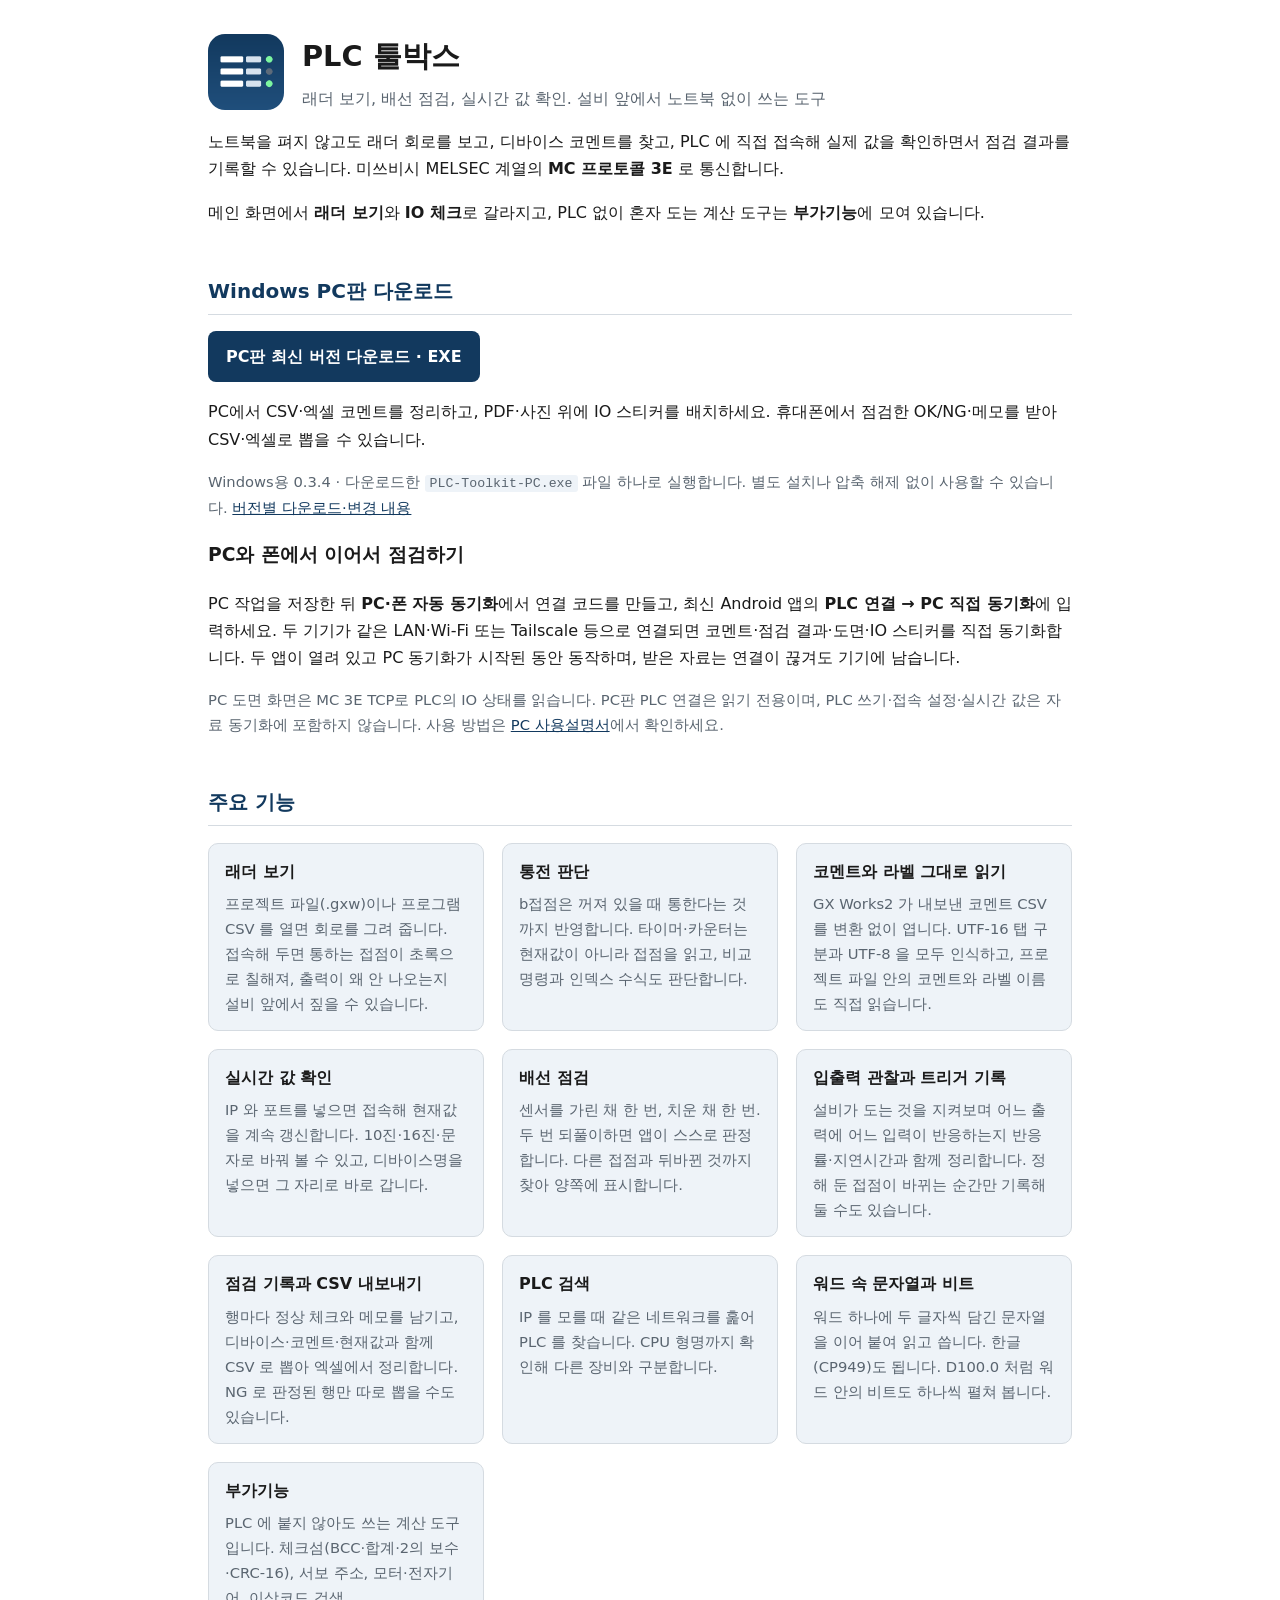
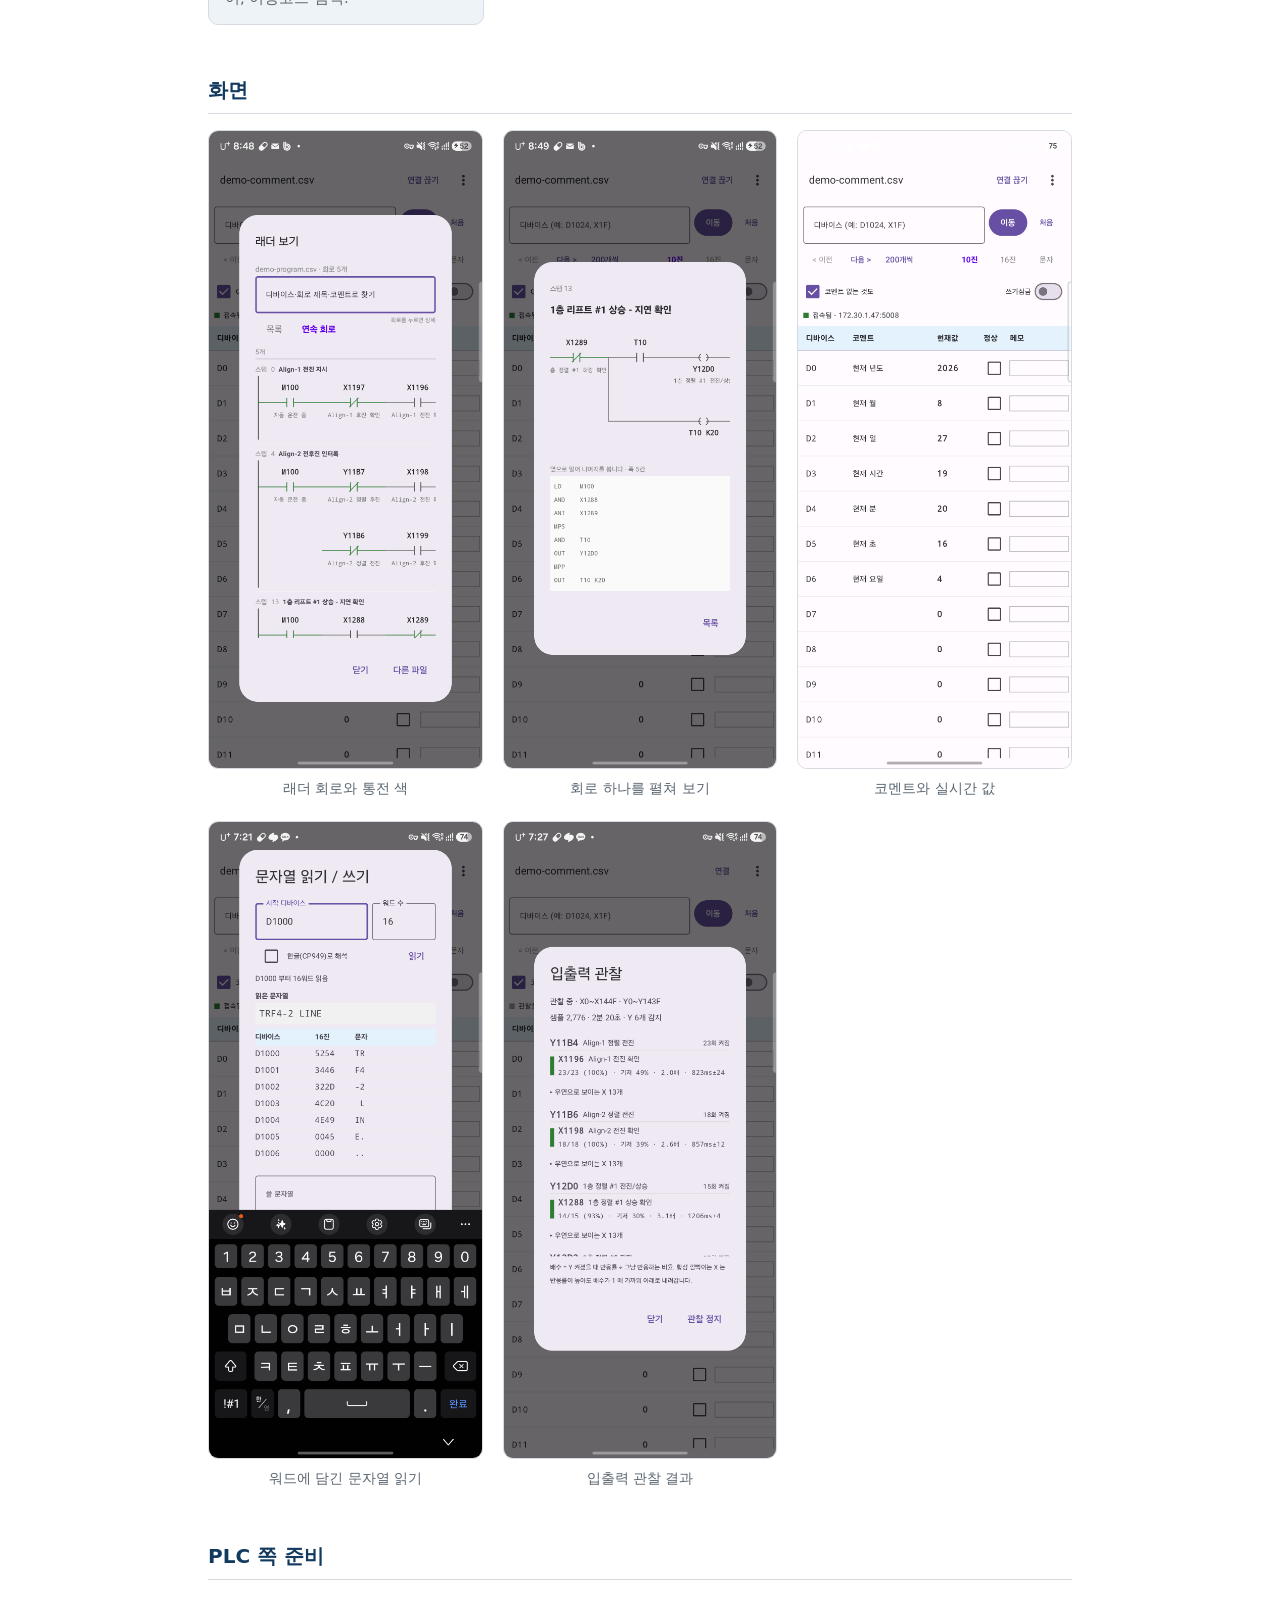
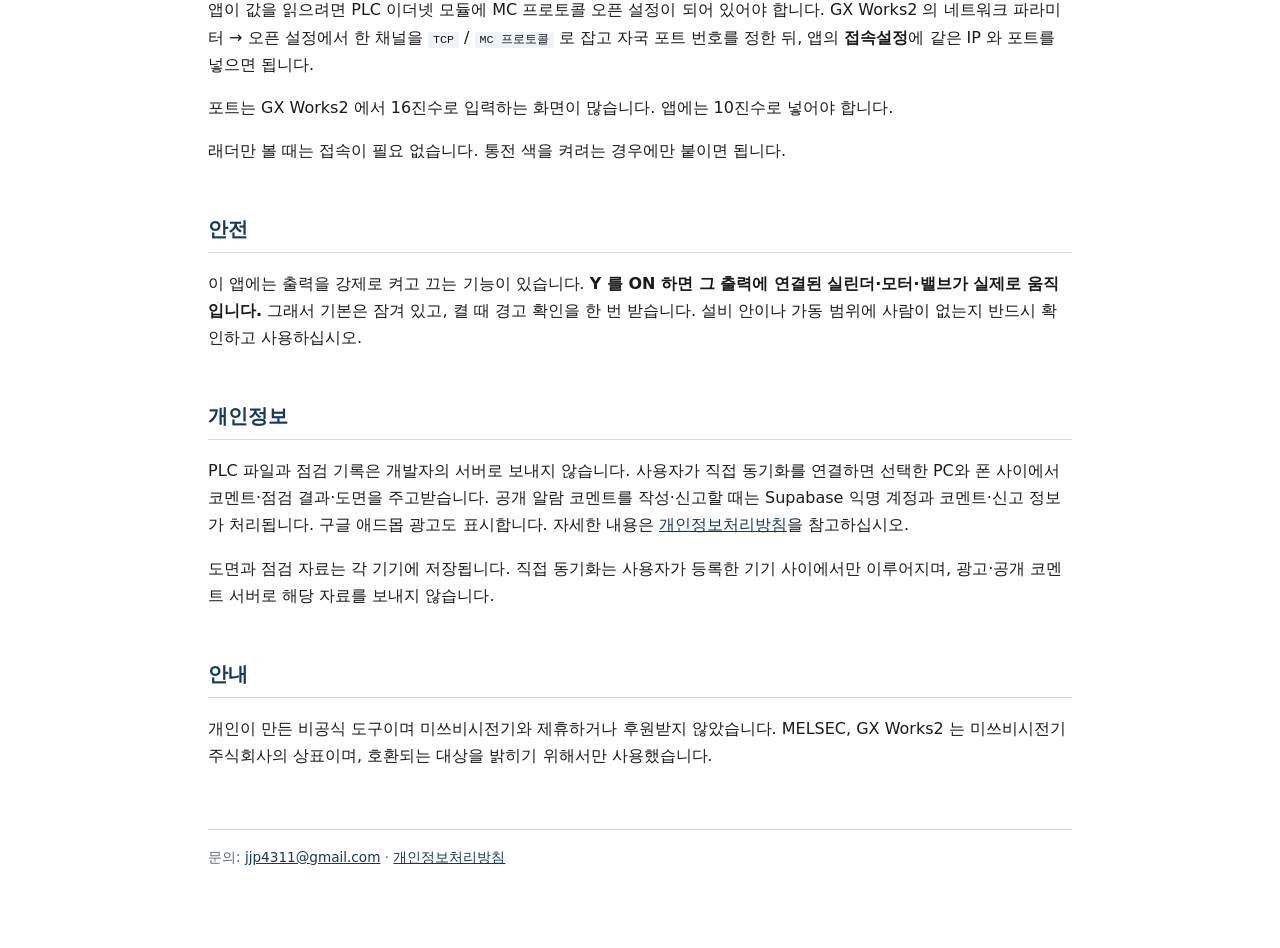
<file: index.html>
<!DOCTYPE html>
<html lang="ko">
<head>
<meta charset="utf-8">
<meta name="viewport" content="width=device-width, initial-scale=1">
<title>PLC 툴박스</title>
<meta name="description" content="래더 회로를 보고 배선을 점검하고 PLC 값을 확인하는, 현장용 미쓰비시 PLC 정비 도구.">
<style>
  :root { --bg:#fff; --fg:#1a1a1a; --accent:#12395e; --line:#d5dbe1; --soft:#eef3f8; --muted:#5a6570; }
  @media (prefers-color-scheme: dark) {
    :root { --bg:#14171a; --fg:#e6e6e6; --accent:#8ec5ff; --line:#2c343b; --soft:#1e2429; --muted:#9aa5b0; }
  }
  * { box-sizing: border-box; }
  body { font-family: system-ui, -apple-system, "Malgun Gothic", sans-serif; line-height: 1.7;
         max-width: 900px; margin: 0 auto; padding: 32px 18px 80px; color: var(--fg); background: var(--bg); }
  header { display: flex; align-items: center; gap: 18px; margin-bottom: 8px; }
  header img { width: 76px; height: 76px; border-radius: 17px; }
  h1 { font-size: 1.8rem; margin: 0; }
  .sub { color: var(--muted); margin: 4px 0 0; }
  h2 { font-size: 1.25rem; margin-top: 2.4em; color: var(--accent);
       border-bottom: 1px solid var(--line); padding-bottom: 6px; }
  a { color: var(--accent); }
  .download { display: inline-block; padding: 12px 18px; border-radius: 8px; background: var(--accent); color: var(--bg); font-weight: 700; text-decoration: none; }
  .download:focus-visible { outline: 3px solid var(--accent); outline-offset: 4px; }
  .download-note { color: var(--muted); font-size: .92rem; }
  .feat { display: grid; grid-template-columns: repeat(auto-fit, minmax(260px, 1fr)); gap: 18px; margin-top: 1em; }
  .card { border: 1px solid var(--line); border-radius: 10px; padding: 14px 16px; background: var(--soft); }
  .card h3 { margin: 0 0 6px; font-size: 1rem; }
  .card p { margin: 0; font-size: .92rem; color: var(--muted); }
  .shots { display: grid; grid-template-columns: repeat(auto-fit, minmax(220px, 1fr)); gap: 20px; margin-top: 1em; }
  .shot img { width: 100%; border: 1px solid var(--line); border-radius: 10px; display: block; }
  .shot p { text-align: center; font-size: .88rem; color: var(--muted); margin: 8px 0 0; }
  table { border-collapse: collapse; width: 100%; margin: 1em 0; }
  th, td { border: 1px solid var(--line); padding: 8px 10px; text-align: left; font-size: .95rem; }
  th { background: var(--soft); }
  code { background: var(--soft); padding: 1px 5px; border-radius: 3px; font-size: .9em; }
  footer { margin-top: 60px; padding-top: 16px; border-top: 1px solid var(--line); font-size: .85rem; color: var(--muted); }
</style>
</head>
<body>

<header>
  <img src="img/icon.png" alt="앱 아이콘">
  <div>
    <h1>PLC 툴박스</h1>
    <p class="sub">래더 보기, 배선 점검, 실시간 값 확인. 설비 앞에서 노트북 없이 쓰는 도구</p>
  </div>
</header>

<p>
노트북을 펴지 않고도 래더 회로를 보고, 디바이스 코멘트를 찾고, PLC 에 직접 접속해 실제 값을
확인하면서 점검 결과를 기록할 수 있습니다. 미쓰비시 MELSEC 계열의
<strong>MC 프로토콜 3E</strong> 로 통신합니다.
</p>

<p>
메인 화면에서 <strong>래더 보기</strong>와 <strong>IO 체크</strong>로 갈라지고,
PLC 없이 혼자 도는 계산 도구는 <strong>부가기능</strong>에 모여 있습니다.
</p>

<section aria-labelledby="pc-download">
<h2 id="pc-download">Windows PC판 다운로드</h2>
<p><a class="download" href="https://github.com/Winsh-PEN/plcviewer-privacy/releases/latest/download/PLC-Toolkit-PC.exe">PC판 최신 버전 다운로드 · EXE</a></p>
<p>PC에서 CSV·엑셀 코멘트를 정리하고, PDF·사진 위에 IO 스티커를 배치하세요. 휴대폰에서 점검한 OK/NG·메모를 받아 CSV·엑셀로 뽑을 수 있습니다.</p>
<p class="download-note">Windows용 0.3.4 · 다운로드한 <code>PLC-Toolkit-PC.exe</code> 파일 하나로 실행합니다. 별도 설치나 압축 해제 없이 사용할 수 있습니다. <a href="https://github.com/Winsh-PEN/plcviewer-privacy/releases">버전별 다운로드·변경 내용</a></p>
<h3>PC와 폰에서 이어서 점검하기</h3>
<p>PC 작업을 저장한 뒤 <strong>PC·폰 자동 동기화</strong>에서 연결 코드를 만들고, 최신 Android 앱의 <strong>PLC 연결 → PC 직접 동기화</strong>에 입력하세요. 두 기기가 같은 LAN·Wi-Fi 또는 Tailscale 등으로 연결되면 코멘트·점검 결과·도면·IO 스티커를 직접 동기화합니다. 두 앱이 열려 있고 PC 동기화가 시작된 동안 동작하며, 받은 자료는 연결이 끊겨도 기기에 남습니다.</p>
<p class="download-note">PC 도면 화면은 MC 3E TCP로 PLC의 IO 상태를 읽습니다. PC판 PLC 연결은 읽기 전용이며, PLC 쓰기·접속 설정·실시간 값은 자료 동기화에 포함하지 않습니다. 사용 방법은 <a href="pc-guide.html">PC 사용설명서</a>에서 확인하세요.</p>
</section>

<h2>주요 기능</h2>
<div class="feat">
  <div class="card">
    <h3>래더 보기</h3>
    <p>프로젝트 파일(.gxw)이나 프로그램 CSV 를 열면 회로를 그려 줍니다. 접속해 두면 통하는 접점이 초록으로 칠해져, 출력이 왜 안 나오는지 설비 앞에서 짚을 수 있습니다.</p>
  </div>
  <div class="card">
    <h3>통전 판단</h3>
    <p>b접점은 꺼져 있을 때 통한다는 것까지 반영합니다. 타이머·카운터는 현재값이 아니라 접점을 읽고, 비교 명령과 인덱스 수식도 판단합니다.</p>
  </div>
  <div class="card">
    <h3>코멘트와 라벨 그대로 읽기</h3>
    <p>GX Works2 가 내보낸 코멘트 CSV 를 변환 없이 엽니다. UTF-16 탭 구분과 UTF-8 을 모두 인식하고, 프로젝트 파일 안의 코멘트와 라벨 이름도 직접 읽습니다.</p>
  </div>
  <div class="card">
    <h3>실시간 값 확인</h3>
    <p>IP 와 포트를 넣으면 접속해 현재값을 계속 갱신합니다. 10진·16진·문자로 바꿔 볼 수 있고, 디바이스명을 넣으면 그 자리로 바로 갑니다.</p>
  </div>
  <div class="card">
    <h3>배선 점검</h3>
    <p>센서를 가린 채 한 번, 치운 채 한 번. 두 번 되풀이하면 앱이 스스로 판정합니다. 다른 접점과 뒤바뀐 것까지 찾아 양쪽에 표시합니다.</p>
  </div>
  <div class="card">
    <h3>입출력 관찰과 트리거 기록</h3>
    <p>설비가 도는 것을 지켜보며 어느 출력에 어느 입력이 반응하는지 반응률·지연시간과 함께 정리합니다. 정해 둔 접점이 바뀌는 순간만 기록해 둘 수도 있습니다.</p>
  </div>
  <div class="card">
    <h3>점검 기록과 CSV 내보내기</h3>
    <p>행마다 정상 체크와 메모를 남기고, 디바이스·코멘트·현재값과 함께 CSV 로 뽑아 엑셀에서 정리합니다. NG 로 판정된 행만 따로 뽑을 수도 있습니다.</p>
  </div>
  <div class="card">
    <h3>PLC 검색</h3>
    <p>IP 를 모를 때 같은 네트워크를 훑어 PLC 를 찾습니다. CPU 형명까지 확인해 다른 장비와 구분합니다.</p>
  </div>
  <div class="card">
    <h3>워드 속 문자열과 비트</h3>
    <p>워드 하나에 두 글자씩 담긴 문자열을 이어 붙여 읽고 씁니다. 한글(CP949)도 됩니다. D100.0 처럼 워드 안의 비트도 하나씩 펼쳐 봅니다.</p>
  </div>
  <div class="card">
    <h3>부가기능</h3>
    <p>PLC 에 붙지 않아도 쓰는 계산 도구입니다. 체크섬(BCC·합계·2의 보수·CRC-16), 서보 주소, 모터·전자기어, 이상코드 검색.</p>
  </div>
</div>

<h2>화면</h2>
<div class="shots">
  <div class="shot"><img src="img/ladder.png" alt="래더 보기"><p>래더 회로와 통전 색</p></div>
  <div class="shot"><img src="img/ladder-detail.png" alt="회로 상세"><p>회로 하나를 펼쳐 보기</p></div>
  <div class="shot"><img src="img/main.png" alt="목록과 실시간 값"><p>코멘트와 실시간 값</p></div>
  <div class="shot"><img src="img/string.png" alt="문자열 읽기"><p>워드에 담긴 문자열 읽기</p></div>
  <div class="shot"><img src="img/observe.png" alt="입출력 관찰"><p>입출력 관찰 결과</p></div>
</div>

<h2>PLC 쪽 준비</h2>
<p>
앱이 값을 읽으려면 PLC 이더넷 모듈에 MC 프로토콜 오픈 설정이 되어 있어야 합니다.
GX Works2 의 네트워크 파라미터 → 오픈 설정에서 한 채널을 <code>TCP</code> / <code>MC 프로토콜</code> 로 잡고
자국 포트 번호를 정한 뒤, 앱의 <strong>접속설정</strong>에 같은 IP 와 포트를 넣으면 됩니다.
</p>
<p>
포트는 GX Works2 에서 16진수로 입력하는 화면이 많습니다. 앱에는 10진수로 넣어야 합니다.
</p>
<p>
래더만 볼 때는 접속이 필요 없습니다. 통전 색을 켜려는 경우에만 붙이면 됩니다.
</p>

<h2>안전</h2>
<p>
이 앱에는 출력을 강제로 켜고 끄는 기능이 있습니다. <strong>Y 를 ON 하면 그 출력에 연결된
실린더·모터·밸브가 실제로 움직입니다.</strong> 그래서 기본은 잠겨 있고, 켤 때 경고 확인을 한 번 받습니다.
설비 안이나 가동 범위에 사람이 없는지 반드시 확인하고 사용하십시오.
</p>

<h2>개인정보</h2>
<p>
PLC 파일과 점검 기록은 개발자의 서버로 보내지 않습니다. 사용자가 직접 동기화를 연결하면 선택한 PC와 폰 사이에서 코멘트·점검 결과·도면을 주고받습니다. 공개 알람 코멘트를 작성·신고할 때는
Supabase 익명 계정과 코멘트·신고 정보가 처리됩니다. 구글 애드몹 광고도 표시합니다.
자세한 내용은 <a href="privacy.html">개인정보처리방침</a>을 참고하십시오.
</p>

<p>
도면과 점검 자료는 각 기기에 저장됩니다. 직접 동기화는 사용자가 등록한 기기 사이에서만 이루어지며, 광고·공개 코멘트 서버로 해당 자료를 보내지 않습니다.
</p>

<h2>안내</h2>
<p>
개인이 만든 비공식 도구이며 미쓰비시전기와 제휴하거나 후원받지 않았습니다.
MELSEC, GX Works2 는 미쓰비시전기 주식회사의 상표이며, 호환되는 대상을 밝히기 위해서만 사용했습니다.
</p>

<footer>
  문의: <a href="mailto:jjp4311@gmail.com">jjp4311@gmail.com</a> ·
  <a href="privacy.html">개인정보처리방침</a>
</footer>

</body>
</html>
</file>
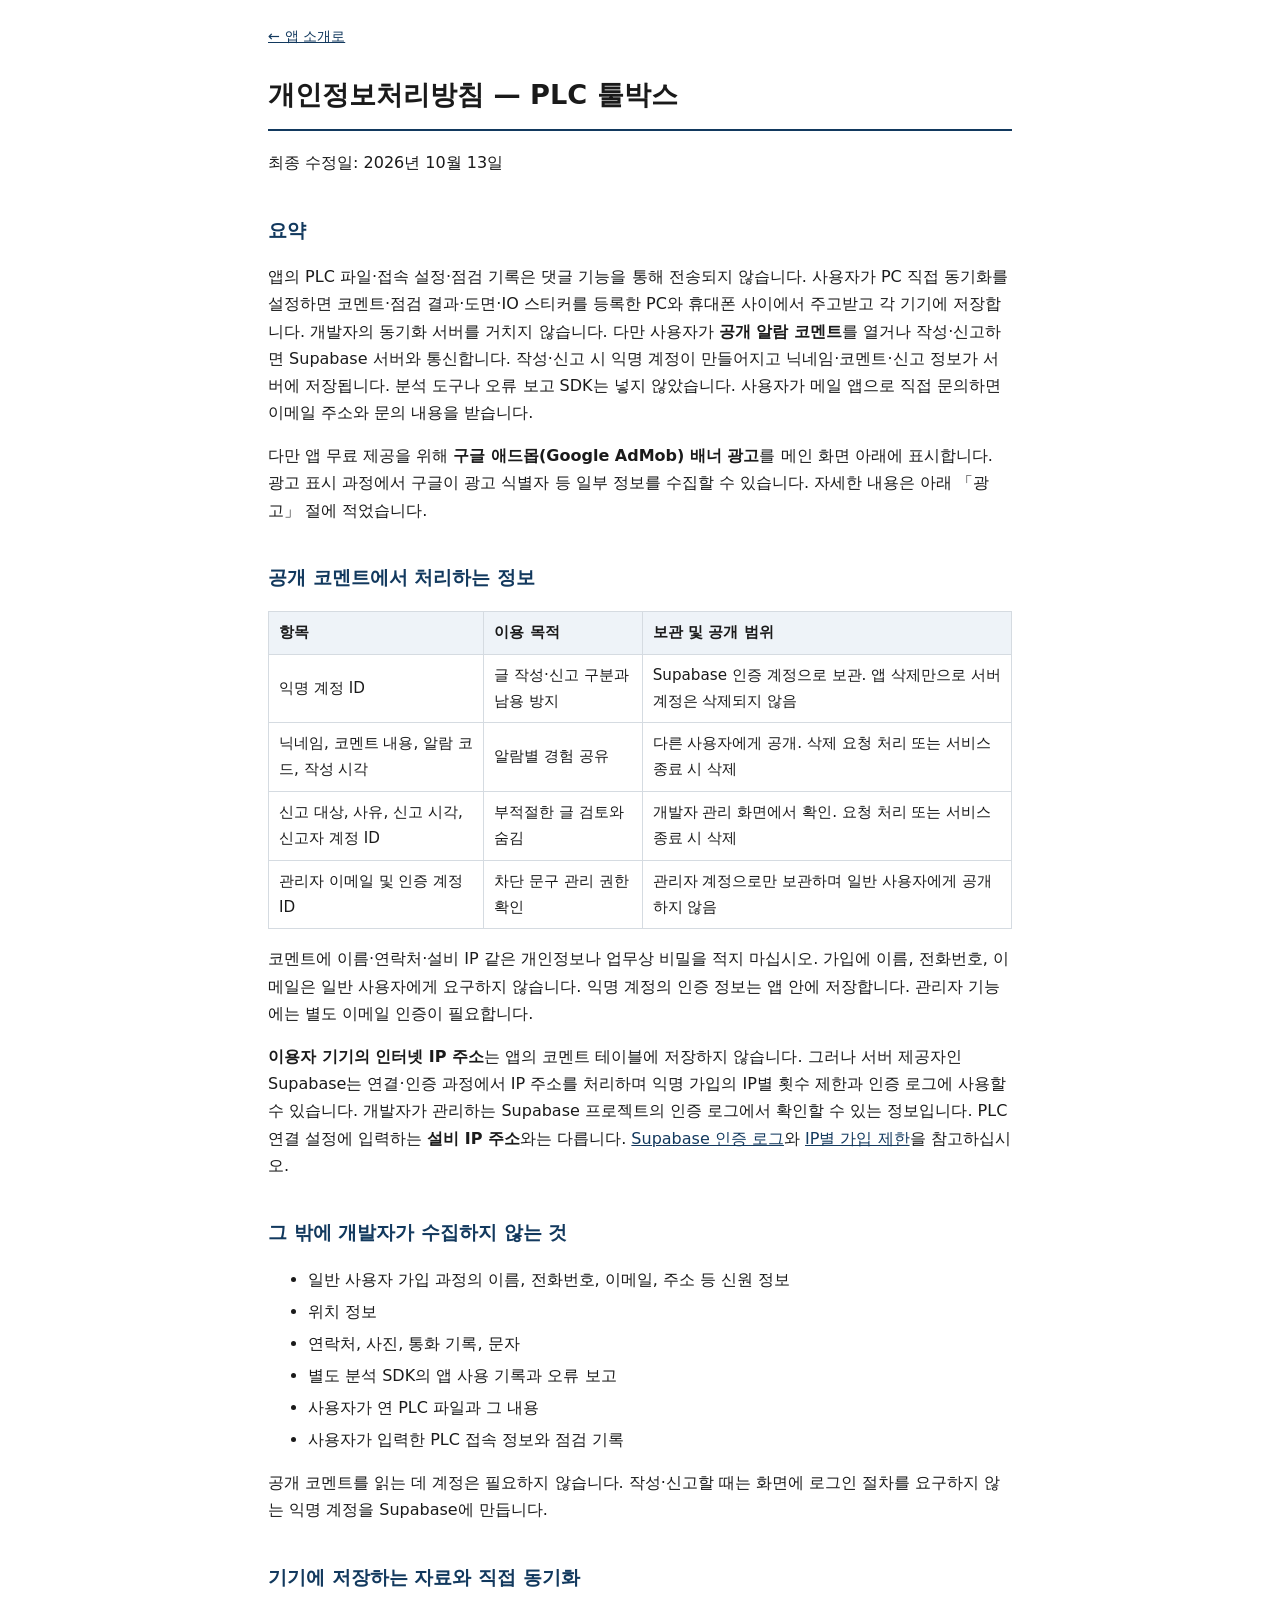
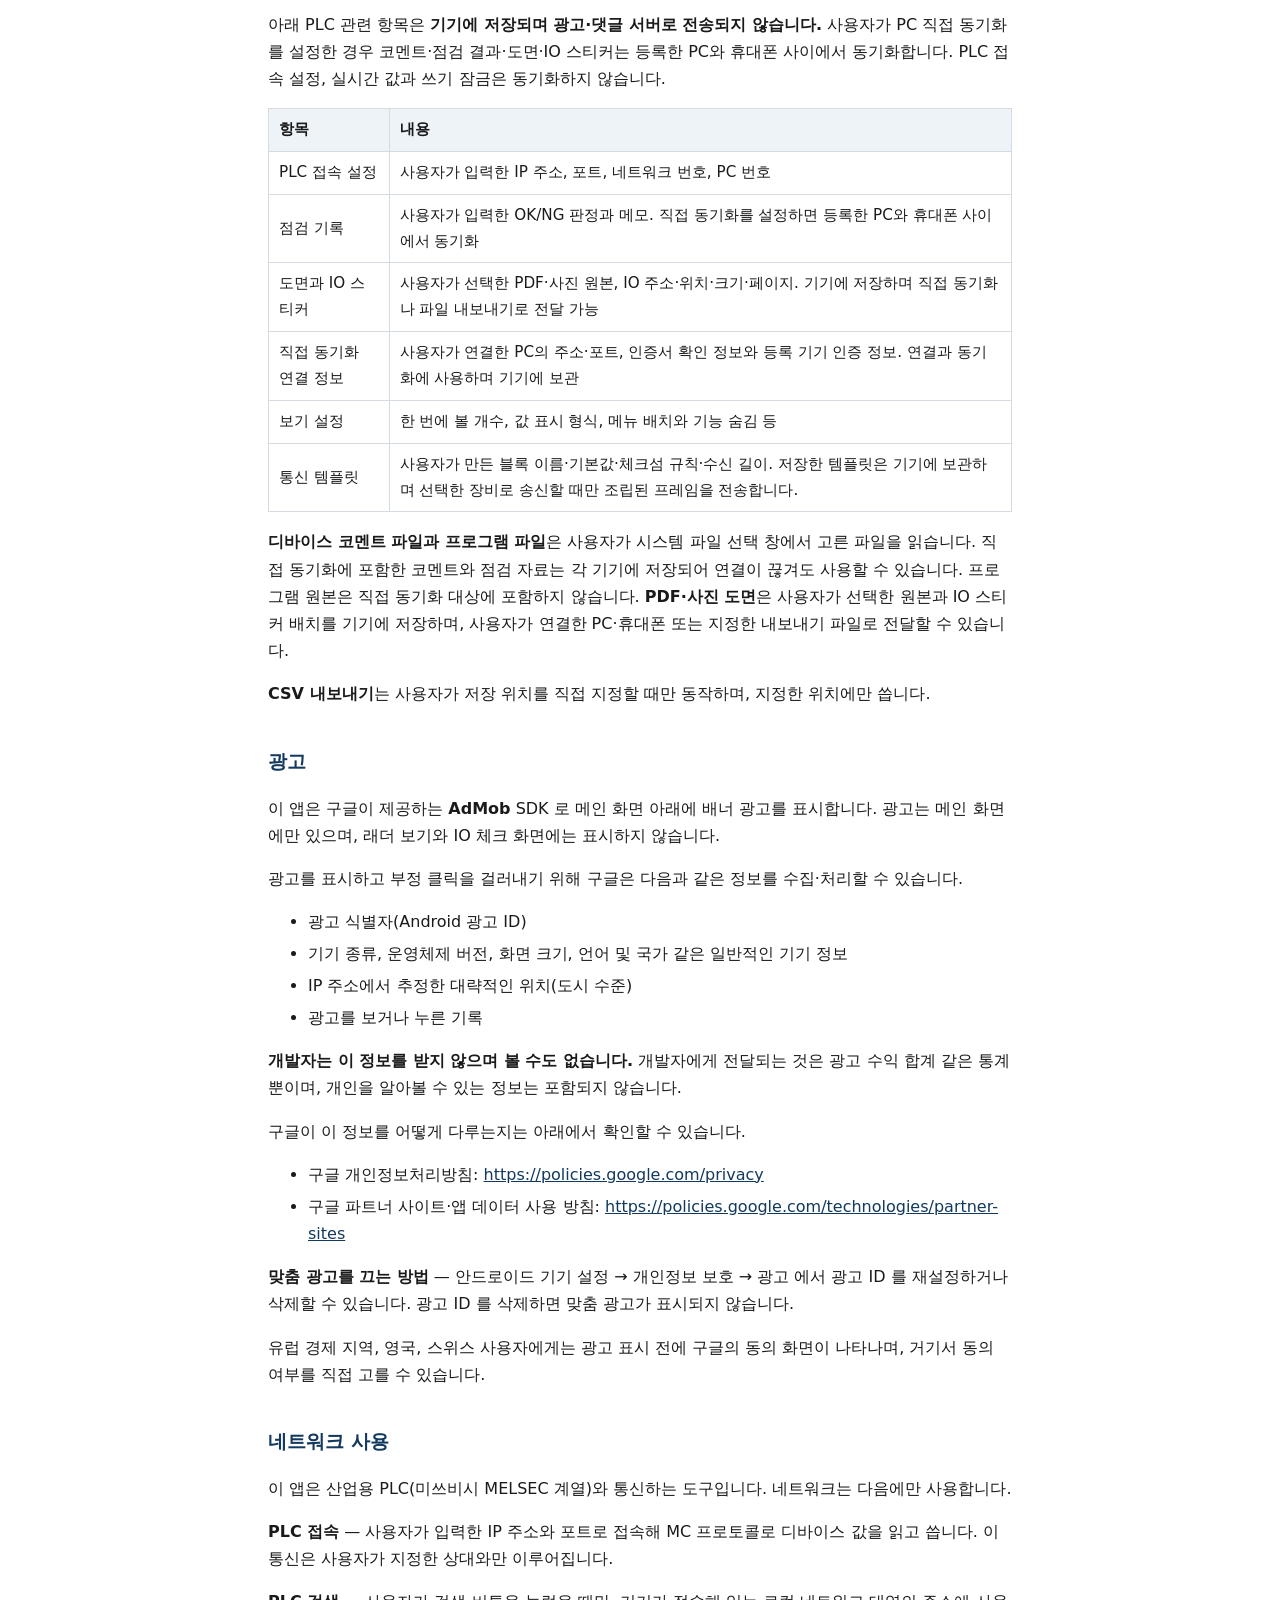
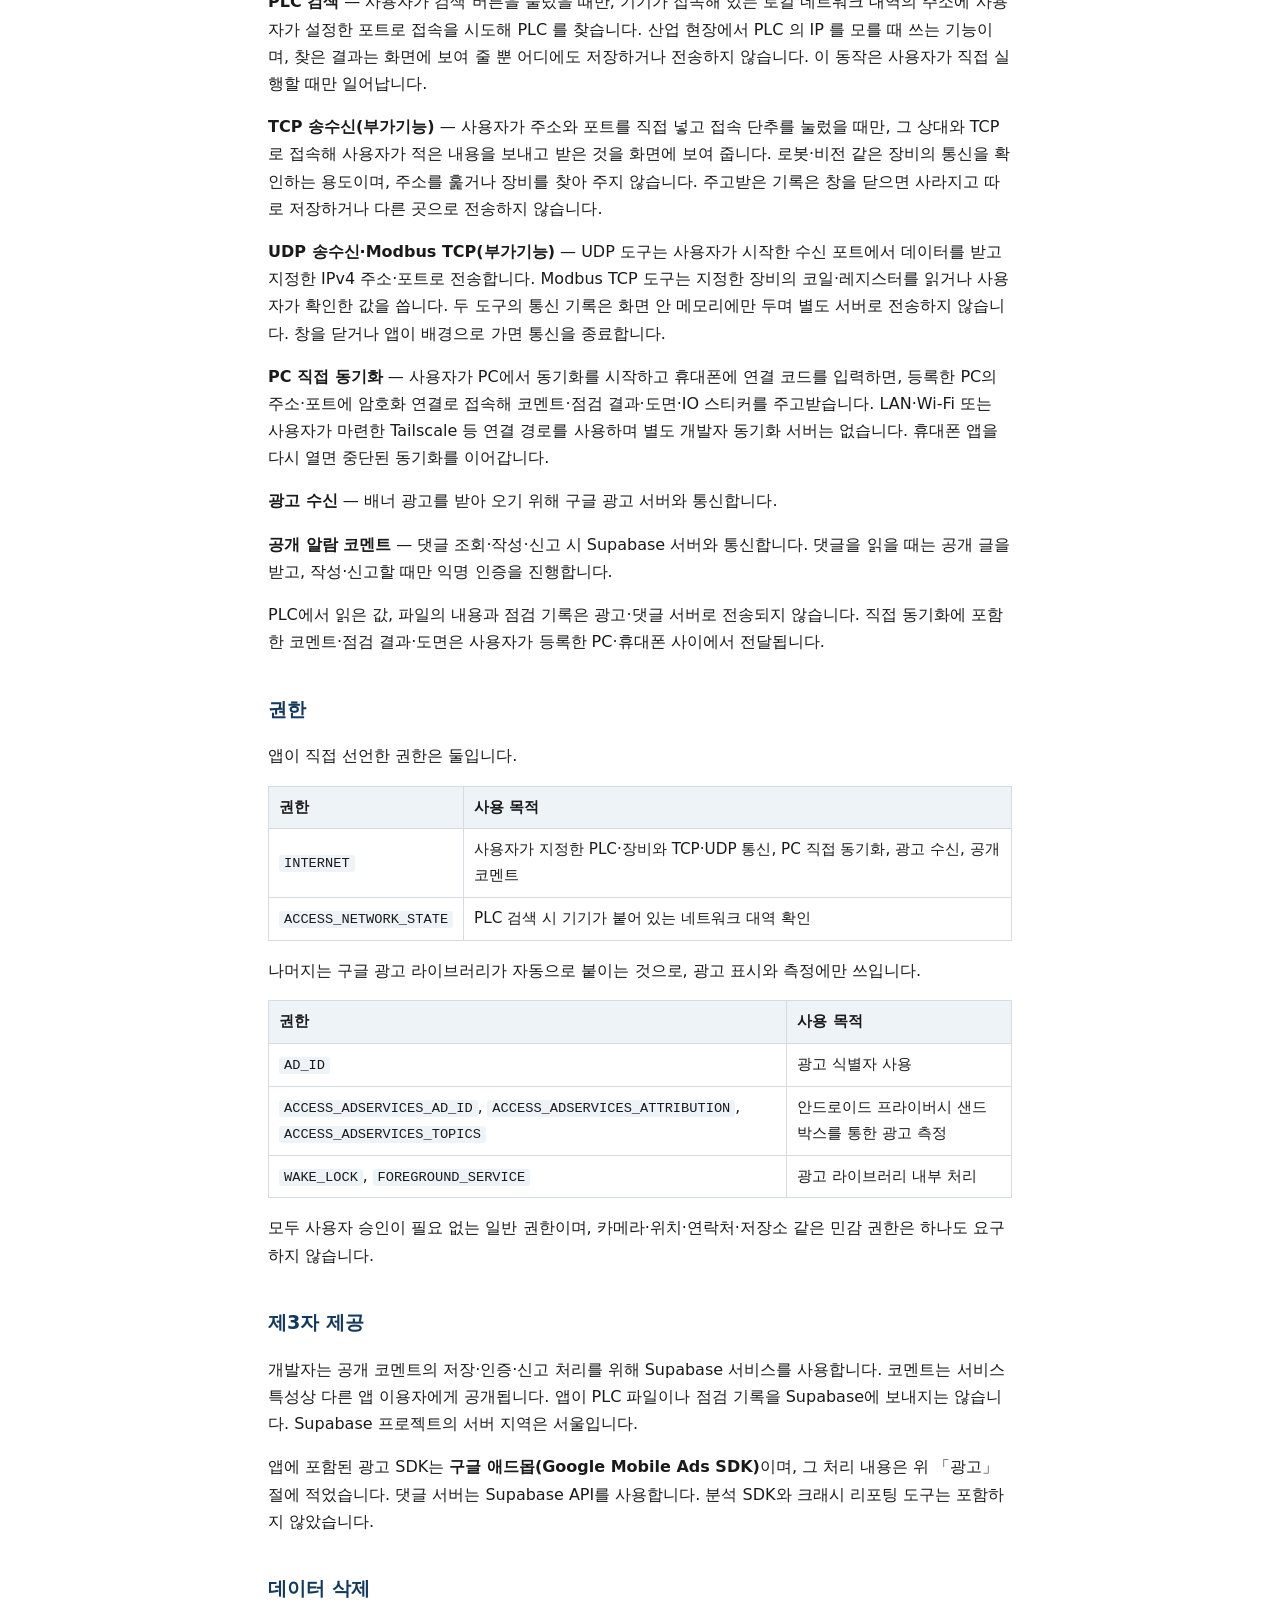
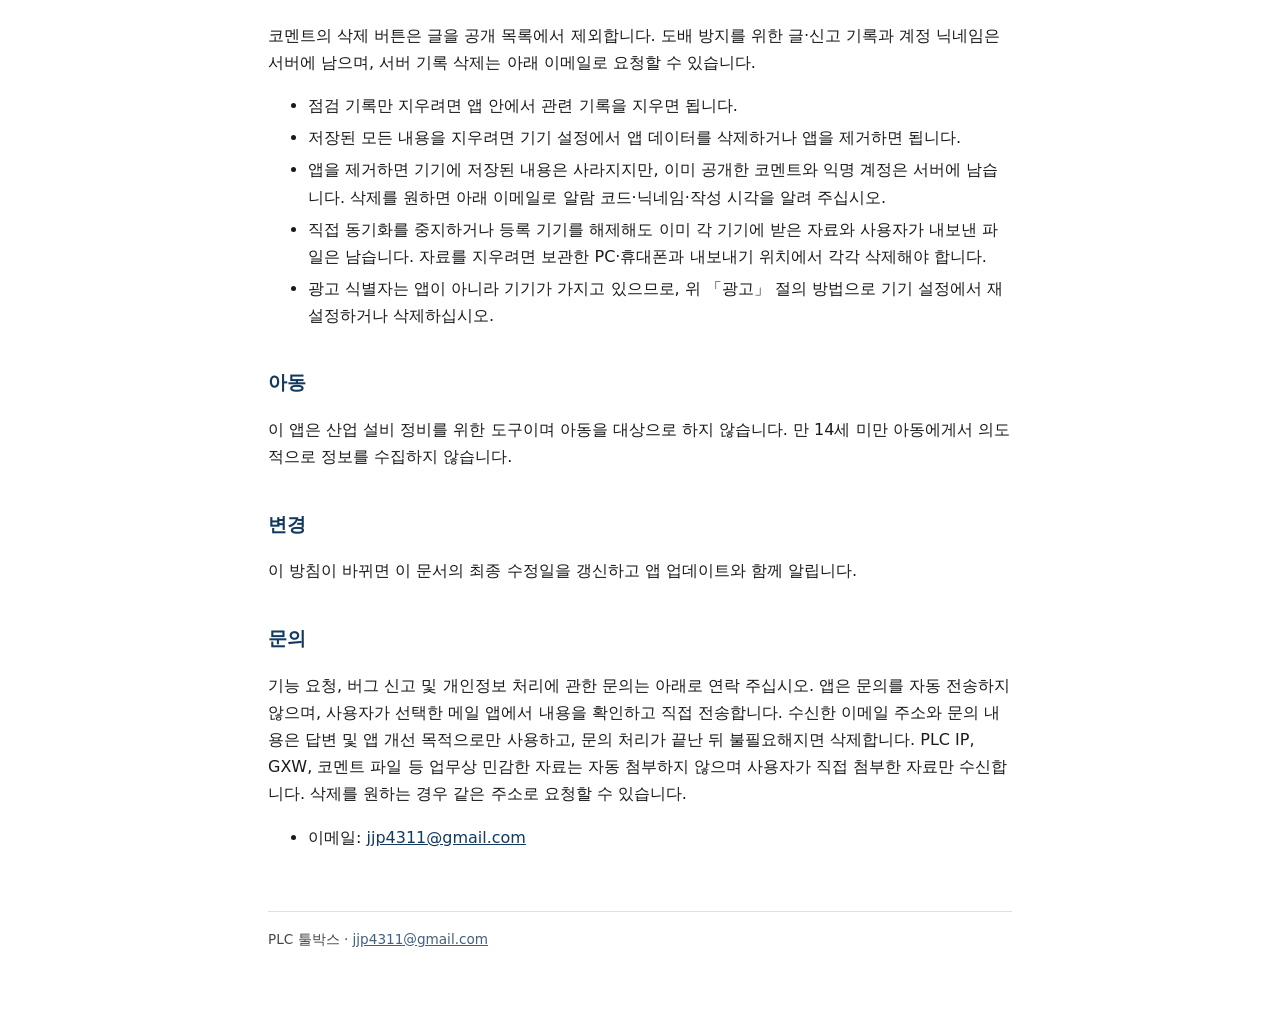
<file: privacy.html>
<!DOCTYPE html>
<html lang="ko">
<head>
<meta charset="utf-8">
<meta name="viewport" content="width=device-width, initial-scale=1">
<title>개인정보처리방침 - PLC 툴박스</title>
<style>
  :root { --bg:#fff; --fg:#1a1a1a; --accent:#12395e; --line:#d5dbe1; --soft:#eef3f8; }
  @media (prefers-color-scheme: dark) {
    :root { --bg:#14171a; --fg:#e6e6e6; --accent:#8ec5ff; --line:#2c343b; --soft:#1e2429; }
  }
  * { box-sizing: border-box; }
  body { font-family: system-ui, -apple-system, "Malgun Gothic", sans-serif; line-height: 1.7;
         max-width: 780px; margin: 0 auto; padding: 24px 18px 80px; color: var(--fg); background: var(--bg); }
  h1 { font-size: 1.7rem; border-bottom: 2px solid var(--accent); padding-bottom: 10px; }
  h2 { font-size: 1.2rem; margin-top: 2em; color: var(--accent); }
  a { color: var(--accent); }
  table { border-collapse: collapse; width: 100%; margin: 1em 0; }
  th, td { border: 1px solid var(--line); padding: 8px 10px; text-align: left; font-size: .95rem; }
  th { background: var(--soft); }
  code { background: var(--soft); padding: 1px 5px; border-radius: 3px; font-size: .9em; }
  li { margin: .3em 0; }
  nav { margin-bottom: 24px; font-size: .9rem; }
  footer { margin-top: 60px; padding-top: 16px; border-top: 1px solid var(--line); font-size: .85rem; opacity: .8; }
</style>
</head>
<body>
<nav><a href="./">&larr; 앱 소개로</a></nav>
<h1>개인정보처리방침 — PLC 툴박스</h1>

<p>최종 수정일: 2026년 10월 13일</p>

<h2>요약</h2>

<p>앱의 PLC 파일·접속 설정·점검 기록은 댓글 기능을 통해 전송되지 않습니다. 사용자가 PC 직접 동기화를 설정하면 코멘트·점검 결과·도면·IO 스티커를 등록한 PC와 휴대폰 사이에서 주고받고 각 기기에 저장합니다. 개발자의 동기화 서버를 거치지 않습니다. 다만 사용자가 <strong>공개 알람 코멘트</strong>를 열거나 작성·신고하면 Supabase 서버와 통신합니다. 작성·신고 시 익명 계정이 만들어지고 닉네임·코멘트·신고 정보가 서버에 저장됩니다. 분석 도구나 오류 보고 SDK는 넣지 않았습니다. 사용자가 메일 앱으로 직접 문의하면 이메일 주소와 문의 내용을 받습니다.</p>

<p>다만 앱 무료 제공을 위해 <strong>구글 애드몹(Google AdMob) 배너 광고</strong>를 메인 화면 아래에 표시합니다. 광고 표시 과정에서 구글이 광고 식별자 등 일부 정보를 수집할 수 있습니다. 자세한 내용은 아래 「광고」 절에 적었습니다.</p>

<h2>공개 코멘트에서 처리하는 정보</h2>

<table><tr><th>항목</th><th>이용 목적</th><th>보관 및 공개 범위</th></tr>
<tr><td>익명 계정 ID</td><td>글 작성·신고 구분과 남용 방지</td><td>Supabase 인증 계정으로 보관. 앱 삭제만으로 서버 계정은 삭제되지 않음</td></tr>
<tr><td>닉네임, 코멘트 내용, 알람 코드, 작성 시각</td><td>알람별 경험 공유</td><td>다른 사용자에게 공개. 삭제 요청 처리 또는 서비스 종료 시 삭제</td></tr>
<tr><td>신고 대상, 사유, 신고 시각, 신고자 계정 ID</td><td>부적절한 글 검토와 숨김</td><td>개발자 관리 화면에서 확인. 요청 처리 또는 서비스 종료 시 삭제</td></tr><tr><td>관리자 이메일 및 인증 계정 ID</td><td>차단 문구 관리 권한 확인</td><td>관리자 계정으로만 보관하며 일반 사용자에게 공개하지 않음</td></tr></table>

<p>코멘트에 이름·연락처·설비 IP 같은 개인정보나 업무상 비밀을 적지 마십시오. 가입에 이름, 전화번호, 이메일은 일반 사용자에게 요구하지 않습니다. 익명 계정의 인증 정보는 앱 안에 저장합니다. 관리자 기능에는 별도 이메일 인증이 필요합니다.</p>

<p><strong>이용자 기기의 인터넷 IP 주소</strong>는 앱의 코멘트 테이블에 저장하지 않습니다. 그러나 서버 제공자인 Supabase는 연결·인증 과정에서 IP 주소를 처리하며 익명 가입의 IP별 횟수 제한과 인증 로그에 사용할 수 있습니다. 개발자가 관리하는 Supabase 프로젝트의 인증 로그에서 확인할 수 있는 정보입니다. PLC 연결 설정에 입력하는 <strong>설비 IP 주소</strong>와는 다릅니다. <a href="https://supabase.com/docs/guides/auth/audit-logs">Supabase 인증 로그</a>와 <a href="https://supabase.com/docs/guides/auth/rate-limits">IP별 가입 제한</a>을 참고하십시오.</p>

<h2>그 밖에 개발자가 수집하지 않는 것</h2>

<ul>
<li>일반 사용자 가입 과정의 이름, 전화번호, 이메일, 주소 등 신원 정보</li>
<li>위치 정보</li>
<li>연락처, 사진, 통화 기록, 문자</li>
<li>별도 분석 SDK의 앱 사용 기록과 오류 보고</li>
<li>사용자가 연 PLC 파일과 그 내용</li>
<li>사용자가 입력한 PLC 접속 정보와 점검 기록</li>
</ul>

<p>공개 코멘트를 읽는 데 계정은 필요하지 않습니다. 작성·신고할 때는 화면에 로그인 절차를 요구하지 않는 익명 계정을 Supabase에 만듭니다.</p>

<h2>기기에 저장하는 자료와 직접 동기화</h2>

<p>아래 PLC 관련 항목은 <strong>기기에 저장되며 광고·댓글 서버로 전송되지 않습니다.</strong> 사용자가 PC 직접 동기화를 설정한 경우 코멘트·점검 결과·도면·IO 스티커는 등록한 PC와 휴대폰 사이에서 동기화합니다. PLC 접속 설정, 실시간 값과 쓰기 잠금은 동기화하지 않습니다.</p>

<table><tr><th>항목</th><th>내용</th></tr>
<tr><td>PLC 접속 설정</td><td>사용자가 입력한 IP 주소, 포트, 네트워크 번호, PC 번호</td></tr>
<tr><td>점검 기록</td><td>사용자가 입력한 OK/NG 판정과 메모. 직접 동기화를 설정하면 등록한 PC와 휴대폰 사이에서 동기화</td></tr>
<tr><td>도면과 IO 스티커</td><td>사용자가 선택한 PDF·사진 원본, IO 주소·위치·크기·페이지. 기기에 저장하며 직접 동기화나 파일 내보내기로 전달 가능</td></tr>
<tr><td>직접 동기화 연결 정보</td><td>사용자가 연결한 PC의 주소·포트, 인증서 확인 정보와 등록 기기 인증 정보. 연결과 동기화에 사용하며 기기에 보관</td></tr>
<tr><td>보기 설정</td><td>한 번에 볼 개수, 값 표시 형식, 메뉴 배치와 기능 숨김 등</td></tr>
<tr><td>통신 템플릿</td><td>사용자가 만든 블록 이름·기본값·체크섬 규칙·수신 길이. 저장한 템플릿은 기기에 보관하며 선택한 장비로 송신할 때만 조립된 프레임을 전송합니다.</td></tr>
</table>

<p><strong>디바이스 코멘트 파일과 프로그램 파일</strong>은 사용자가 시스템 파일 선택 창에서 고른 파일을 읽습니다. 직접 동기화에 포함한 코멘트와 점검 자료는 각 기기에 저장되어 연결이 끊겨도 사용할 수 있습니다. 프로그램 원본은 직접 동기화 대상에 포함하지 않습니다. <strong>PDF·사진 도면</strong>은 사용자가 선택한 원본과 IO 스티커 배치를 기기에 저장하며, 사용자가 연결한 PC·휴대폰 또는 지정한 내보내기 파일로 전달할 수 있습니다.</p>

<p><strong>CSV 내보내기</strong>는 사용자가 저장 위치를 직접 지정할 때만 동작하며, 지정한 위치에만 씁니다.</p>

<h2>광고</h2>

<p>이 앱은 구글이 제공하는 <strong>AdMob</strong> SDK 로 메인 화면 아래에 배너 광고를 표시합니다. 광고는 메인 화면에만 있으며, 래더 보기와 IO 체크 화면에는 표시하지 않습니다.</p>

<p>광고를 표시하고 부정 클릭을 걸러내기 위해 구글은 다음과 같은 정보를 수집·처리할 수 있습니다.</p>

<ul>
<li>광고 식별자(Android 광고 ID)</li>
<li>기기 종류, 운영체제 버전, 화면 크기, 언어 및 국가 같은 일반적인 기기 정보</li>
<li>IP 주소에서 추정한 대략적인 위치(도시 수준)</li>
<li>광고를 보거나 누른 기록</li>
</ul>

<p><strong>개발자는 이 정보를 받지 않으며 볼 수도 없습니다.</strong> 개발자에게 전달되는 것은 광고 수익 합계 같은 통계뿐이며, 개인을 알아볼 수 있는 정보는 포함되지 않습니다.</p>

<p>구글이 이 정보를 어떻게 다루는지는 아래에서 확인할 수 있습니다.</p>

<ul>
<li>구글 개인정보처리방침: <a href="https://policies.google.com/privacy">https://policies.google.com/privacy</a></li>
<li>구글 파트너 사이트·앱 데이터 사용 방침: <a href="https://policies.google.com/technologies/partner-sites">https://policies.google.com/technologies/partner-sites</a></li>
</ul>

<p><strong>맞춤 광고를 끄는 방법</strong> — 안드로이드 기기 설정 → 개인정보 보호 → 광고 에서 광고 ID 를 재설정하거나 삭제할 수 있습니다. 광고 ID 를 삭제하면 맞춤 광고가 표시되지 않습니다.</p>

<p>유럽 경제 지역, 영국, 스위스 사용자에게는 광고 표시 전에 구글의 동의 화면이 나타나며, 거기서 동의 여부를 직접 고를 수 있습니다.</p>

<h2>네트워크 사용</h2>

<p>이 앱은 산업용 PLC(미쓰비시 MELSEC 계열)와 통신하는 도구입니다. 네트워크는 다음에만 사용합니다.</p>

<p><strong>PLC 접속</strong> — 사용자가 입력한 IP 주소와 포트로 접속해 MC 프로토콜로 디바이스 값을 읽고 씁니다. 이 통신은 사용자가 지정한 상대와만 이루어집니다.</p>

<p><strong>PLC 검색</strong> — 사용자가 검색 버튼을 눌렀을 때만, 기기가 접속해 있는 로컬 네트워크 대역의 주소에 사용자가 설정한 포트로 접속을 시도해 PLC 를 찾습니다. 산업 현장에서 PLC 의 IP 를 모를 때 쓰는 기능이며, 찾은 결과는 화면에 보여 줄 뿐 어디에도 저장하거나 전송하지 않습니다. 이 동작은 사용자가 직접 실행할 때만 일어납니다.</p>

<p><strong>TCP 송수신(부가기능)</strong> — 사용자가 주소와 포트를 직접 넣고 접속 단추를 눌렀을 때만, 그 상대와 TCP 로 접속해 사용자가 적은 내용을 보내고 받은 것을 화면에 보여 줍니다. 로봇·비전 같은 장비의 통신을 확인하는 용도이며, 주소를 훑거나 장비를 찾아 주지 않습니다. 주고받은 기록은 창을 닫으면 사라지고 따로 저장하거나 다른 곳으로 전송하지 않습니다.</p>

<p><strong>UDP 송수신·Modbus TCP(부가기능)</strong> — UDP 도구는 사용자가 시작한 수신 포트에서 데이터를 받고 지정한 IPv4 주소·포트로 전송합니다. Modbus TCP 도구는 지정한 장비의 코일·레지스터를 읽거나 사용자가 확인한 값을 씁니다. 두 도구의 통신 기록은 화면 안 메모리에만 두며 별도 서버로 전송하지 않습니다. 창을 닫거나 앱이 배경으로 가면 통신을 종료합니다.</p>

<p><strong>PC 직접 동기화</strong> — 사용자가 PC에서 동기화를 시작하고 휴대폰에 연결 코드를 입력하면, 등록한 PC의 주소·포트에 암호화 연결로 접속해 코멘트·점검 결과·도면·IO 스티커를 주고받습니다. LAN·Wi-Fi 또는 사용자가 마련한 Tailscale 등 연결 경로를 사용하며 별도 개발자 동기화 서버는 없습니다. 휴대폰 앱을 다시 열면 중단된 동기화를 이어갑니다.</p>

<p><strong>광고 수신</strong> — 배너 광고를 받아 오기 위해 구글 광고 서버와 통신합니다.</p>

<p><strong>공개 알람 코멘트</strong> — 댓글 조회·작성·신고 시 Supabase 서버와 통신합니다. 댓글을 읽을 때는 공개 글을 받고, 작성·신고할 때만 익명 인증을 진행합니다.</p>

<p>PLC에서 읽은 값, 파일의 내용과 점검 기록은 광고·댓글 서버로 전송되지 않습니다. 직접 동기화에 포함한 코멘트·점검 결과·도면은 사용자가 등록한 PC·휴대폰 사이에서 전달됩니다.</p>

<h2>권한</h2>

<p>앱이 직접 선언한 권한은 둘입니다.</p>

<table><tr><th>권한</th><th>사용 목적</th></tr>
<tr><td><code>INTERNET</code></td><td>사용자가 지정한 PLC·장비와 TCP·UDP 통신, PC 직접 동기화, 광고 수신, 공개 코멘트</td></tr>
<tr><td><code>ACCESS_NETWORK_STATE</code></td><td>PLC 검색 시 기기가 붙어 있는 네트워크 대역 확인</td></tr>
</table>

<p>나머지는 구글 광고 라이브러리가 자동으로 붙이는 것으로, 광고 표시와 측정에만 쓰입니다.</p>

<table><tr><th>권한</th><th>사용 목적</th></tr>
<tr><td><code>AD_ID</code></td><td>광고 식별자 사용</td></tr>
<tr><td><code>ACCESS_ADSERVICES_AD_ID</code>, <code>ACCESS_ADSERVICES_ATTRIBUTION</code>, <code>ACCESS_ADSERVICES_TOPICS</code></td><td>안드로이드 프라이버시 샌드박스를 통한 광고 측정</td></tr>
<tr><td><code>WAKE_LOCK</code>, <code>FOREGROUND_SERVICE</code></td><td>광고 라이브러리 내부 처리</td></tr>
</table>

<p>모두 사용자 승인이 필요 없는 일반 권한이며, 카메라·위치·연락처·저장소 같은 민감 권한은 하나도 요구하지 않습니다.</p>

<h2>제3자 제공</h2>

<p>개발자는 공개 코멘트의 저장·인증·신고 처리를 위해 Supabase 서비스를 사용합니다. 코멘트는 서비스 특성상 다른 앱 이용자에게 공개됩니다. 앱이 PLC 파일이나 점검 기록을 Supabase에 보내지는 않습니다. Supabase 프로젝트의 서버 지역은 서울입니다.</p>

<p>앱에 포함된 광고 SDK는 <strong>구글 애드몹(Google Mobile Ads SDK)</strong>이며, 그 처리 내용은 위 「광고」 절에 적었습니다. 댓글 서버는 Supabase API를 사용합니다. 분석 SDK와 크래시 리포팅 도구는 포함하지 않았습니다.</p>

<h2>데이터 삭제</h2>
<p>코멘트의 삭제 버튼은 글을 공개 목록에서 제외합니다. 도배 방지를 위한 글·신고 기록과 계정 닉네임은 서버에 남으며, 서버 기록 삭제는 아래 이메일로 요청할 수 있습니다.</p>

<ul>
<li>점검 기록만 지우려면 앱 안에서 관련 기록을 지우면 됩니다.</li>
<li>저장된 모든 내용을 지우려면 기기 설정에서 앱 데이터를 삭제하거나 앱을 제거하면 됩니다.</li>
<li>앱을 제거하면 기기에 저장된 내용은 사라지지만, 이미 공개한 코멘트와 익명 계정은 서버에 남습니다. 삭제를 원하면 아래 이메일로 알람 코드·닉네임·작성 시각을 알려 주십시오.</li>
<li>직접 동기화를 중지하거나 등록 기기를 해제해도 이미 각 기기에 받은 자료와 사용자가 내보낸 파일은 남습니다. 자료를 지우려면 보관한 PC·휴대폰과 내보내기 위치에서 각각 삭제해야 합니다.</li>
<li>광고 식별자는 앱이 아니라 기기가 가지고 있으므로, 위 「광고」 절의 방법으로 기기 설정에서 재설정하거나 삭제하십시오.</li>
</ul>

<h2>아동</h2>

<p>이 앱은 산업 설비 정비를 위한 도구이며 아동을 대상으로 하지 않습니다. 만 14세 미만 아동에게서 의도적으로 정보를 수집하지 않습니다.</p>

<h2>변경</h2>

<p>이 방침이 바뀌면 이 문서의 최종 수정일을 갱신하고 앱 업데이트와 함께 알립니다.</p>

<h2>문의</h2>

<p>기능 요청, 버그 신고 및 개인정보 처리에 관한 문의는 아래로 연락 주십시오. 앱은 문의를 자동 전송하지 않으며, 사용자가 선택한 메일 앱에서 내용을 확인하고 직접 전송합니다. 수신한 이메일 주소와 문의 내용은 답변 및 앱 개선 목적으로만 사용하고, 문의 처리가 끝난 뒤 불필요해지면 삭제합니다. PLC IP, GXW, 코멘트 파일 등 업무상 민감한 자료는 자동 첨부하지 않으며 사용자가 직접 첨부한 자료만 수신합니다. 삭제를 원하는 경우 같은 주소로 요청할 수 있습니다.</p>

<ul>
<li>이메일: <a href="mailto:jjp4311@gmail.com">jjp4311@gmail.com</a></li>
</ul>

<footer>PLC 툴박스 · <a href="mailto:jjp4311@gmail.com">jjp4311@gmail.com</a></footer>
</body>
</html>
</file>
